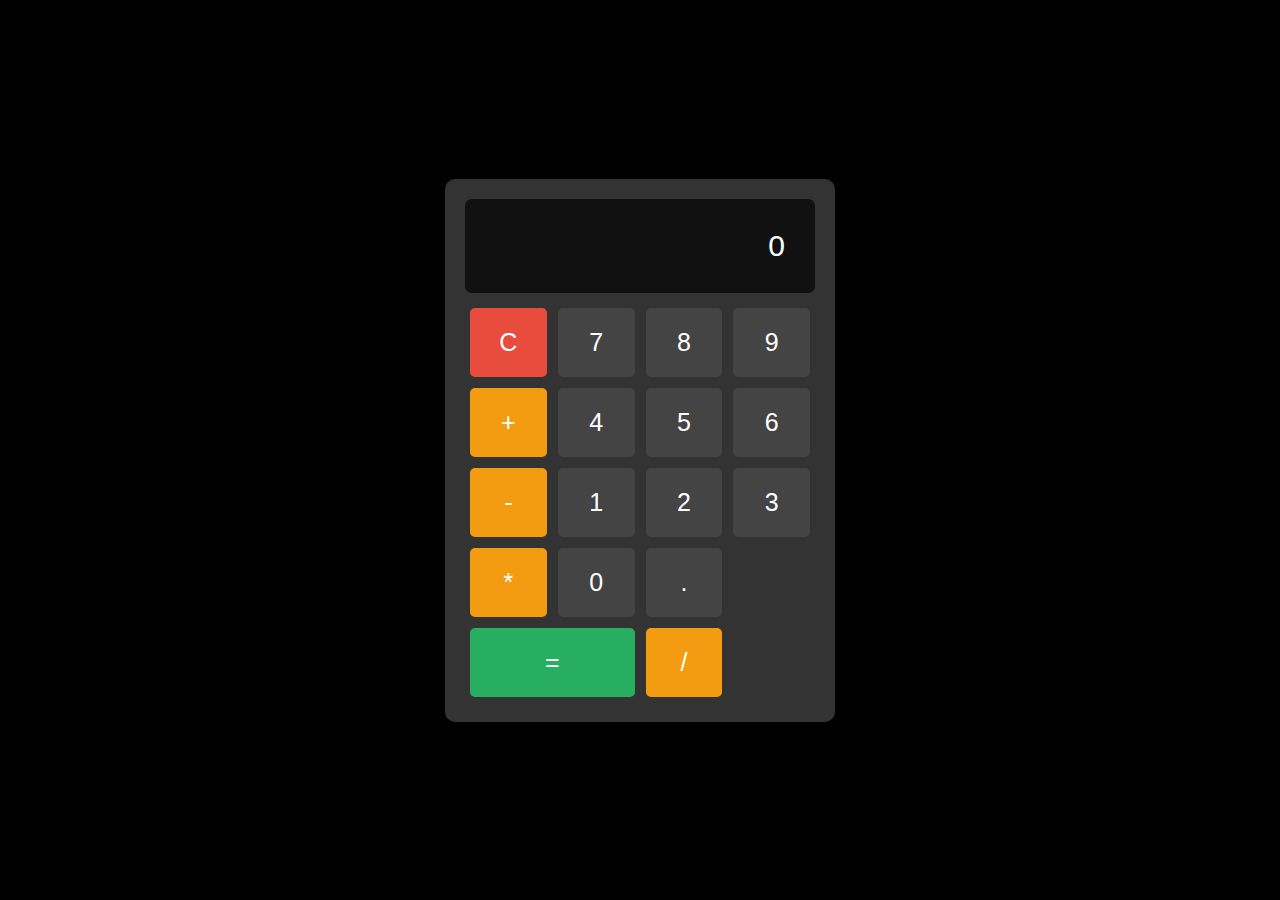
<file: calculator/index.html>
<!DOCTYPE html>
<html lang="en">
<head>
    <meta charset="UTF-8">
    <meta name="viewport" content="width=device-width, initial-scale=1.0">
    <title>Calculator</title>
    <link rel="stylesheet" href="style.css">
</head>
<body>
    <div class="calculator">
        <div class="display">
            <div class="history" id="history"></div>
            <div class="result" id="result">0</div>
        </div>
        <div class="buttons">
            <button class="btn clear" onclick="clearDisplay()">C</button>
            <button class="btn" onclick="appendNumber('7')">7</button>
            <button class="btn" onclick="appendNumber('8')">8</button>
            <button class="btn" onclick="appendNumber('9')">9</button>
            <button class="btn operator" onclick="chooseOperation('+')">+</button>
            <button class="btn" onclick="appendNumber('4')">4</button>
            <button class="btn" onclick="appendNumber('5')">5</button>
            <button class="btn" onclick="appendNumber('6')">6</button>
            <button class="btn operator" onclick="chooseOperation('-')">-</button>
            <button class="btn" onclick="appendNumber('1')">1</button>
            <button class="btn" onclick="appendNumber('2')">2</button>
            <button class="btn" onclick="appendNumber('3')">3</button>
            <button class="btn operator" onclick="chooseOperation('*')">*</button>
            <button class="btn" onclick="appendNumber('0')">0</button>
            <button class="btn" onclick="appendNumber('.')">.</button>
            <button class="btn equals" onclick="compute()">=</button>
            <button class="btn operator" onclick="chooseOperation('/')">/</button>
        </div>
    </div>
    <script src="script.js"></script>
</body>
</html>
</file>
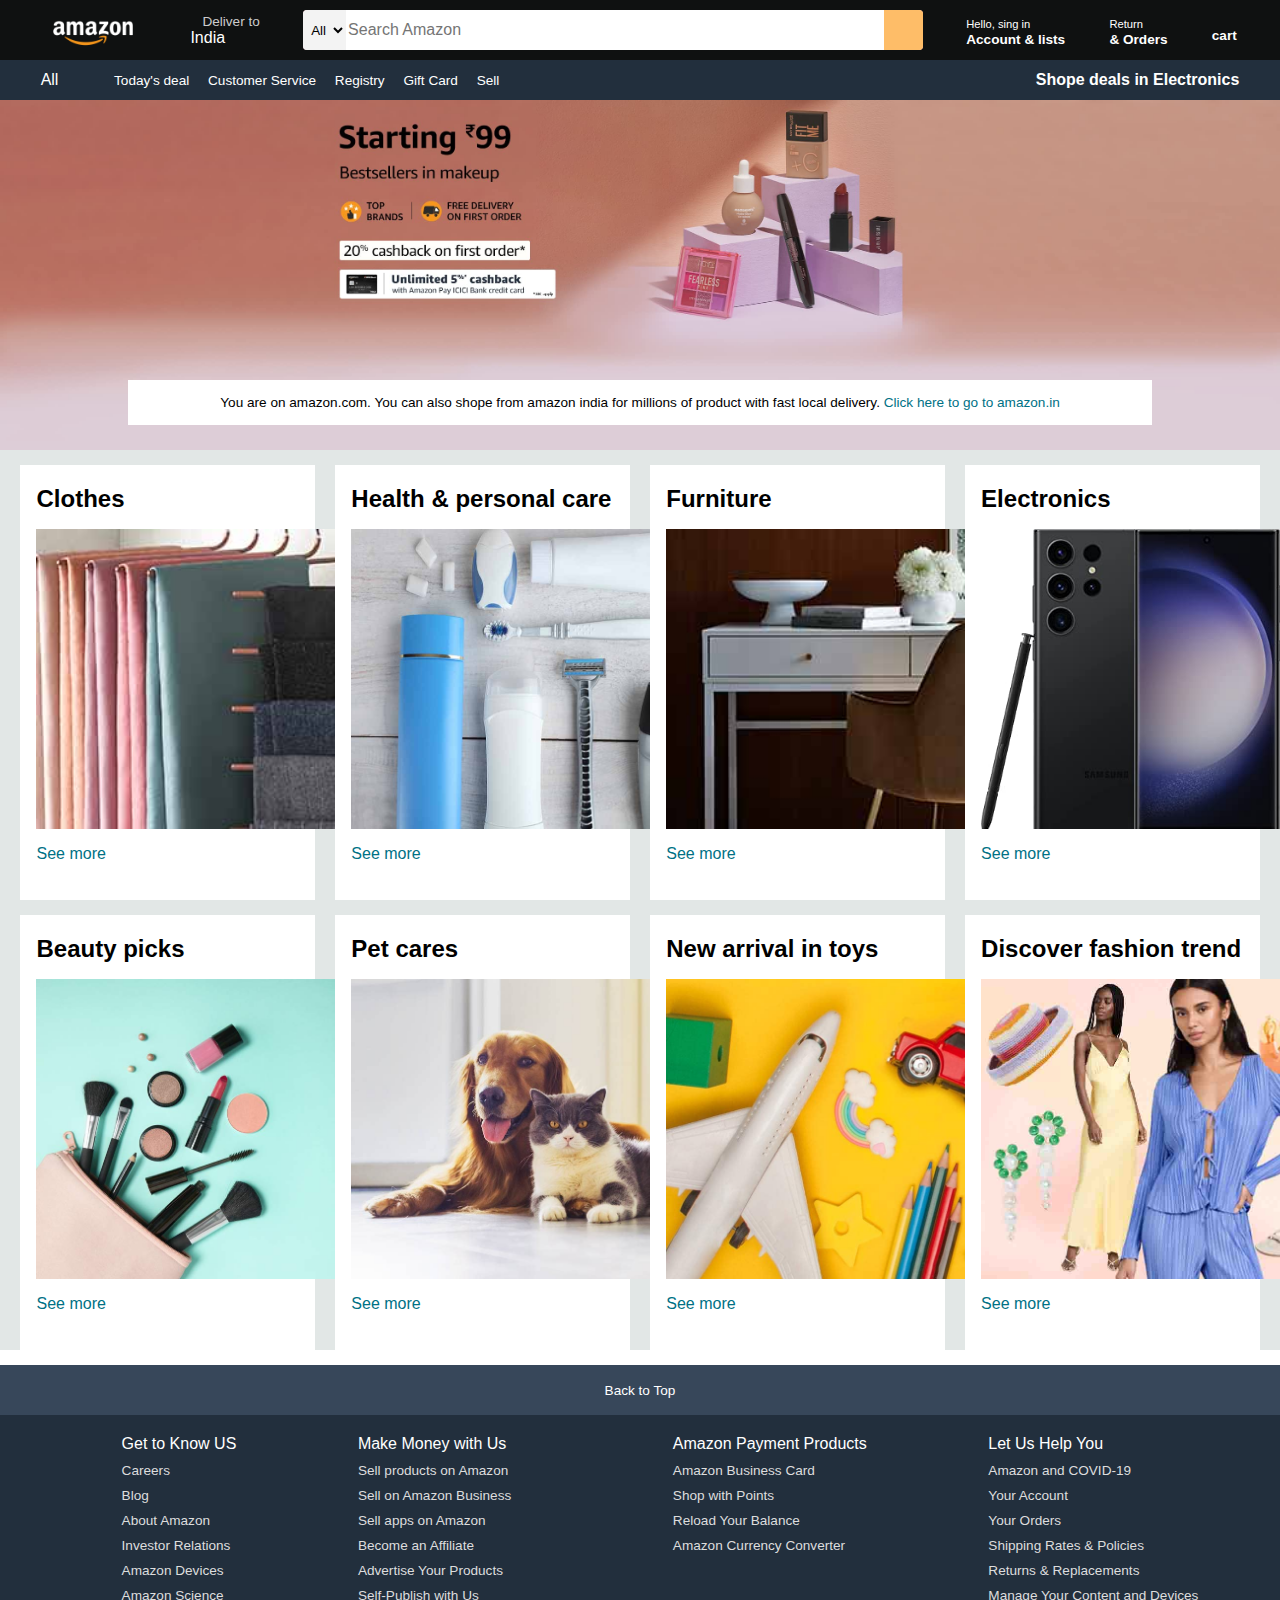
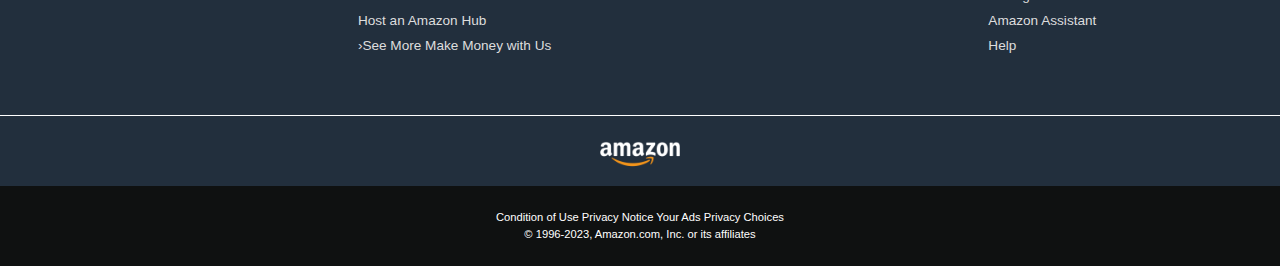
<file: landingpage/index.html>
<!DOCTYPE html>
<html lang="en">
<head>
    <meta charset="UTF-8">
    <meta name="viewport" content="width=device-width, initial-scale=1.0">
    <title>Amazon</title>
    <link rel="stylesheet" href="https://cdnjs.cloudflare.com/ajax/libs/font-awesome/6.4.2/css/all.min.css" integrity="sha512-z3gLpd7yknf1YoNbCzqRKc4qyor8gaKU1qmn+CShxbuBusANI9QpRohGBreCFkKxLhei6S9CQXFEbbKuqLg0DA==" crossorigin="anonymous" referrerpolicy="no-referrer" />
    <link rel="stylesheet" href="style.css">
</head>
<body>
    <header>
        <div class="navbar">
            <div class="nav-logo border">
                <div class="logo"></div>
            </div>

            <div class="nav-address border">
                <p class="add-first">Deliver to</p>
                <div class="add-icon">
                    <i class="fa-solid fa-location-dot"></i>
                    <p class="add-second">India</p>
                </div>
            </div>

            <div class="nav-search">
                <select class="search-select">
                    <option>All</option>
                </select>
                <input placeholder="Search Amazon" class="search-input">
                <div class="search-icon">
                    <i class="fa-solid fa-magnifying-glass"></i>
                </div>
            </div>

            <div class="nav-singin border">
                <p><span>Hello, sing in</span></p>
                <p class="nav-second">Account & lists</p>
            </div>

            <div class="nav-return border">
                <p><span>Return</span></p>
                <p class="nav-second">& Orders</p>
            </div>

            <div class="nav-cart border">
                <i class="fa-solid fa-cart-shopping"></i>
                cart
            </div>
        </div>

        <div class="panel">
            <div class="panel-all">
                <i class="fa-solid fa-bars"></i>
                All
            </div>
            <div class="panel-ops">
                    <p>Today's deal</p>
                    <p>Customer Service</p>
                    <p>Registry</p>
                    <p>Gift Card</p>
                    <p>Sell</p>
            </div>

            <div class="panel-deals">
                <p>Shope deals in Electronics</p>
            </div>
        </div>
    </header>

    <div class="hero-section">
        <div class="hero-msg">
            <p>You are on amazon.com. You can also shope from amazon india for millions of product with fast local delivery. <a>Click here to go to amazon.in</a></p>
        </div>
    </div>

    <div class="shop-section">
        <div class="box">
            <div class="box-content">
                <h2>Clothes</h2>
                <div class="box-img" style="background-image: url('box1_image.jpg');"></div>
                <p>See more</p>
            </div>
        </div>

        <div class="box">
            <div class="box-content">
                <h2>Health & personal care</h2>
                <div class="box-img" style="background-image: url('box2_image.jpg');"></div>
                <p>See more</p>
            </div>
        </div>

        <div class="box">
            <div class="box-content">
                <h2>Furniture</h2>
                <div class="box-img" style="background-image: url('box3_image.jpg');"></div>
                <p>See more</p>
            </div>
        </div>

        <div class="box">
            <div class="box-content">
                <h2>Electronics</h2>
                <div class="box-img" style="background-image: url('box4_image.jpg');"></div>
                <p>See more</p>
            </div>
        </div>

        <div class="box">
            <div class="box-content">
                <h2>Beauty picks</h2>
                <div class="box-img" style="background-image: url('box5_image.jpg');"></div>
                <p>See more</p>
            </div>
        </div>

        <div class="box">
            <div class="box-content">
                <h2>Pet cares</h2>
                <div class="box-img" style="background-image: url('box6_image.jpg');"></div>
                <p>See more</p>
            </div>
        </div>

        <div class="box">
            <div class="box-content">
                <h2>New arrival in toys</h2>
                <div class="box-img" style="background-image: url('box7_image.jpg');"></div>
                <p>See more</p>
            </div>
        </div>

        <div class="box">
            <div class="box-content">
                <h2>Discover fashion trend</h2>
                <div class="box-img" style="background-image: url('box8_image.jpg');"></div>
                <p>See more</p>
            </div>
        </div>
    </div>

    <footer>
        <div class="foot-panel1">
            Back to Top
        </div>

        <div class="foot-panel2">
            <ul>
                <p>Get to Know US</p>
                <a>Careers</a>
                <a>Blog</a>
                <a>About Amazon</a>
                <a>Investor Relations</a>
                <a>Amazon Devices</a>
                <a>Amazon Science</a>
            </ul>
            <ul>
                <p>Make Money with Us</p>
                <a>Sell products on Amazon</a>
                <a>Sell on Amazon Business</a>
                <a>Sell apps on Amazon</a>
                <a>Become an Affiliate</a>
                <a>Advertise Your Products</a>
                <a>Self-Publish with Us</a>
                <a>Host an Amazon Hub</a>
                <a>›See More Make Money with Us</a>
            </ul>
            <ul>
                <p>Amazon Payment Products</p>
                <a>Amazon Business Card</a>
                <a>Shop with Points</a>
                <a>Reload Your Balance</a>
                <a>Amazon Currency Converter</a>
            </ul>
            <ul>
                <p>Let Us Help You</p>
                <a>Amazon and COVID-19</a>
                <a>Your Account</a>
                <a>Your Orders</a>
                <a>Shipping Rates & Policies</a>
                <a>Returns & Replacements</a>
                <a>Manage Your Content and Devices</a>
                <a>Amazon Assistant</a>
                <a>Help</a>
            </ul>
        </div>

        <div class="foot-panel3">
            <div class="logo"></div>
        </div>

        <div class="footpanel4">
            <div class="pages">
                <a>Condition of Use</a>
                <a>Privacy Notice</a>
                <a>Your Ads Privacy Choices</a>
            </div>
            <div class="copyright">
                © 1996-2023, Amazon.com, Inc. or its affiliates
            </div>

        </div>
    </footer>
    
</body>
</html>
</file>
<file: calculator/style.css>
body {
    display: flex;
    justify-content: center;
    align-items: center;
    height: 100vh;
    background-color: #000;
    color: #fff;
    font-family: Arial, sans-serif;
    margin: 0;
}

.calculator {
    width: 350px;
    background-color: #333;
    border-radius: 10px;
    padding: 20px;
    overflow: hidden;
}

.display {
    background-color: #111;
    padding: 30px;
    margin-bottom: 10px;
    text-align: right;
    font-size: 30px;
    border-radius: 7px;

}

.history {
    font-size: 16px;
    color: #777;
}

.buttons {
    display: grid;
    grid-template-columns: repeat(4, 1fr);
    gap: 1px;
}

.btn {
    background-color: #444;
    border: none;
    margin: 5px;
    padding: 20px;
    font-size: 25px;
    border-radius: 5px;
    cursor: pointer;
    color: #fff;
    transition: background-color 0.3s;
}

.btn:hover {
    background-color: #555;
}

.operator {
    background-color: #f39c12;
}

.operator:hover {
    background-color: #e67e22;
}

.clear {
    background-color: #e74c3c;
} 

.clear:hover {
    background-color: #c0392b;
} 

.equals {
    grid-column: span 2;
    background-color: #27ae60;
}

.equals:hover {
    background-color: #2ecc71;
}
</file>
<file: landingpage/style.css>
*{
    margin: 0;
    font-family: Arial;
    border: border-box;
}
.navbar{
    height: 60px;
    background-color: #0f1111;
    color: white;
    display: flex;
    align-items: center;
    justify-content: space-evenly;
}
.nav-logo{
    height: 50px;
    width: 100px;
}
.logo{
    background-image: url(amazon_logo.png);
    background-size: cover;
    height: 50px;
    width: 100%;
}
.border{
    border: 1.5px solid transparent;
}
.border :hover{
    border: 1.5px solid white;
}
.add-first{
    color: #cccccc;
    font-size: 0.85rem;
    margin-left: 15px;
}
.add-second{
    font-size: 1rem;
    margin-left: 3px;
}
.add-icon{
    display: flex;
    align-items: center;
}
.nav-search{
    display: flex;
    background-color: pink;
    width: 620px;
    height: 40px;
    border-radius: 4px;
    justify-content: space-evenly;
}
.search-select{
    background-color: #f3f3f3;
    width: 50px;
    text-align: center;
    border-top-left-radius: 4px;
    border-bottom-left-radius: 4px;
    border: none;
}
.search-input{
    width: 100%;
    font-size: 1rem;
    border: none;
}
.search-icon{
    width: 45px;
    display: flex;
    justify-content: center;
    align-items: center;
    font-size: 1.2rem;
    background-color: #febd68;
    border-top-right-radius: 4px;
    border-bottom-right-radius: 4px;
    color: #0f1111;
}
span{
    font-size: 0.7rem;
}
.nav-second{
    font-size: 0.85rem;
    font-weight: 700;
}
.nav-search:hover{
    border: 2px solid orange;
}
.nav-cart i{
    font-size: 30px;
}
.nav-cart{
    font-size: 0.85rem;
    font-weight: 700;
}
.panel{
    height: 40px;
    background-color: #222f3d;
    display: flex;
    color: white;
    align-items: center;
    justify-content: space-evenly;
}
.panel-ops p{
    display: inline;
    margin-left: 15px;
}
.panel-ops{
    width: 70%;
    font-size: 0.85rem;
}
.panel-deals{
    font-weight: 700;
}
.hero-section{
    background-image: url(main.jpg);
    background-size: cover;
    height: 350px;
    display: flex;
    justify-content: center;
    align-items: flex-end;
}
.hero-msg{
    background-color: white;
    color: black;
    height: 45px;
    display: flex;
    align-items: center;
    justify-content: center;
    font-size: 0.85rem;
    width: 80%;
    margin-bottom: 25px;
}
.hero-msg a{
    color: #007185;
}
.shop-section{
    display: flex;
    flex-wrap: wrap;
    justify-content: space-evenly;
    background-color: #e2e7e6;
}
.box{
    height: 400px;
    width: 23%;
    background-color: white;
    padding: 20px 0px 15px;
    margin-top: 15px;
}
.box-img{
    height: 300px ;
    width: 300px;
    background-size: cover;
    margin-top: 1rem;
    margin-bottom: 1rem;
}
.box-content{
    margin-left: 1rem;
    margin-right: 1rem;
}
.box-content p{
    color:#007185 ;
}
footer{
    margin-top: 15px;
}
.foot-panel1{
    background-color: #37475a;
    color: white;
    height: 50px;
    display: flex;
    justify-content: center;
    align-items: center;
    font-size: 0.85rem;
}
.foot-panel2{
    background-color: #222f3d;
    color: white;
    height: 300px;
    display: flex;
    justify-content: space-evenly;
}
ul{
    margin-top: 20px;
}
ul a{
    display: block;
    font-size: 0.85rem;
    margin-top: 10px;
    color: #dddddd;
}
.foot-panel3{
    background-color: #222f3d;
    color: white;
    border-top: 0.5px solid white;
    height: 70px;
    display: flex;
    justify-content: center;
    align-items: center;
}
.logo{
    background-image: url(amazon_logo.png);
    background-size: cover;
    height: 50px;
    width: 100px;
}
.footpanel4{
    background-color: #0f1111;
    color: white;
    height: 80px;
    font-size: 0.7rem;
    text-align: center;
}
.pages{
    padding-top: 25px;
}
.copyright{
    padding-top: 5px;
}
</file>
